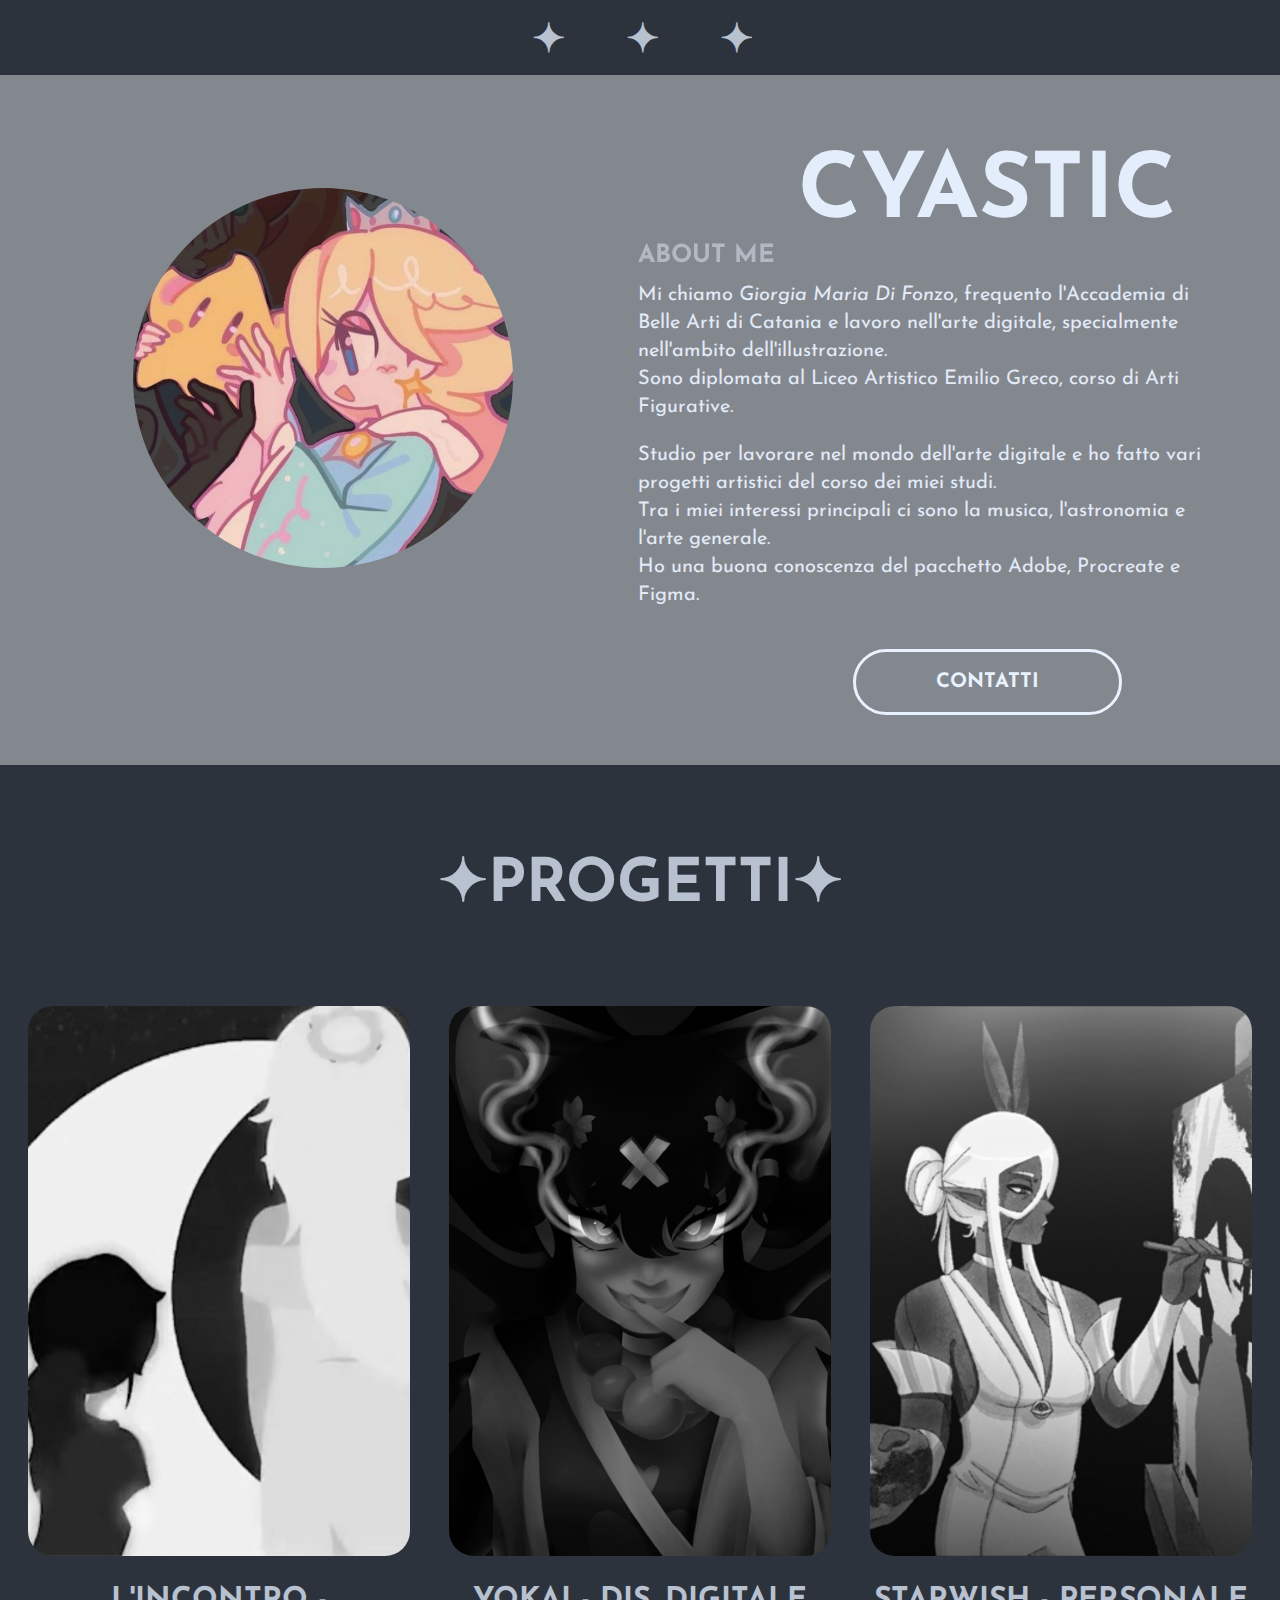
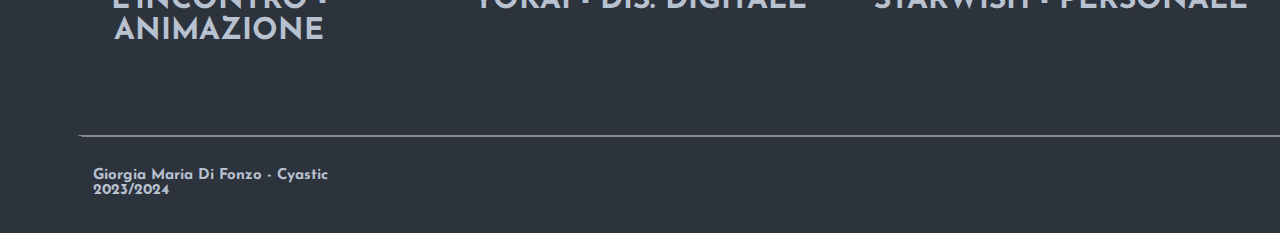
<file: index.html>
<!DOCTYPE html>
<html lang="en">
<head>
    <meta charset="UTF-8">
    <meta name="viewport" content="width=device-width, initial-scale=1.0">
    <link rel="icon" type="image/x-icon" href="">
    <link rel="stylesheet" href="stile.css">
    <link rel="icon" type="image/x-icon" href="ICONE/ICON.ico">
    <link rel="preconnect" href="https://fonts.googleapis.com">
    <link rel="preconnect" href="https://fonts.gstatic.com" crossorigin>
    <link href="https://fonts.googleapis.com/css2?family=Josefin+Sans:ital,wght@0,100..700;1,100..700&display=swap" rel="stylesheet">
    <title>Cyastic's Portfolio</title>
</head>
<body>
    <header id="header-base">
        <p><a href="index.html"><b>✦✦✦</b></a></p>
    </header>
<section class="div">
        <div><img src="ICONE/5428cc9d53015a732a4093c47f48cf15.jpg" alt="my avatar" id="shape"></div>
    <div class="container-text">
        <div><h1 id="h1">CYASTIC</h1></div>
        <div><p id="about"><b>ABOUT ME</b></p></div>
        <div><p class="info">Mi chiamo <i>Giorgia Maria Di Fonzo</i>, frequento l'Accademia di Belle Arti di Catania e lavoro nell'arte digitale, specialmente nell'ambito dell'illustrazione. <br> Sono diplomata al Liceo Artistico Emilio Greco, corso di Arti Figurative. </p></div>
        <div><p class="info">Studio per lavorare nel mondo dell'arte digitale e ho fatto vari progetti artistici del corso dei miei studi. <br> Tra i miei interessi principali ci sono la musica, l'astronomia e l'arte generale. <br> Ho una buona conoscenza del pacchetto Adobe, Procreate e Figma.</p></div>
        <div><a href="contatti.html"><p class="button">CONTATTI</p></a></div>
    </div>
</section>
    <p id="start">✦PROGETTI✦</p>
    <section class="container">
        <div class="item">
          <a href="animazione.html"><img src="ICONE/pro_1.jpg" class="proj"></a>
          <p><b>L'INCONTRO - ANIMAZIONE</b></p>
        </div>
        <div class="item">
          <a href="yokai.html"><img src="ICONE/pro_2.jpg" class="proj"></a>
          <p><b>YOKAI - DIS. DIGITALE</b></p>
        </div>
        <div class="item">
          <a href="starwish.html"><img src="ICONE/pro_3.jpg" class="proj"></a>
          <p><b>STARWISH - PERSONALE</b></p>
        </div>
      </section>
</body>
<footer>
    <img src="ICONE/DIVISORIO.png" id="divide">
    <h6>Giorgia Maria Di Fonzo - Cyastic <br> 2023/2024</h6>
</footer>
</html>
</file>
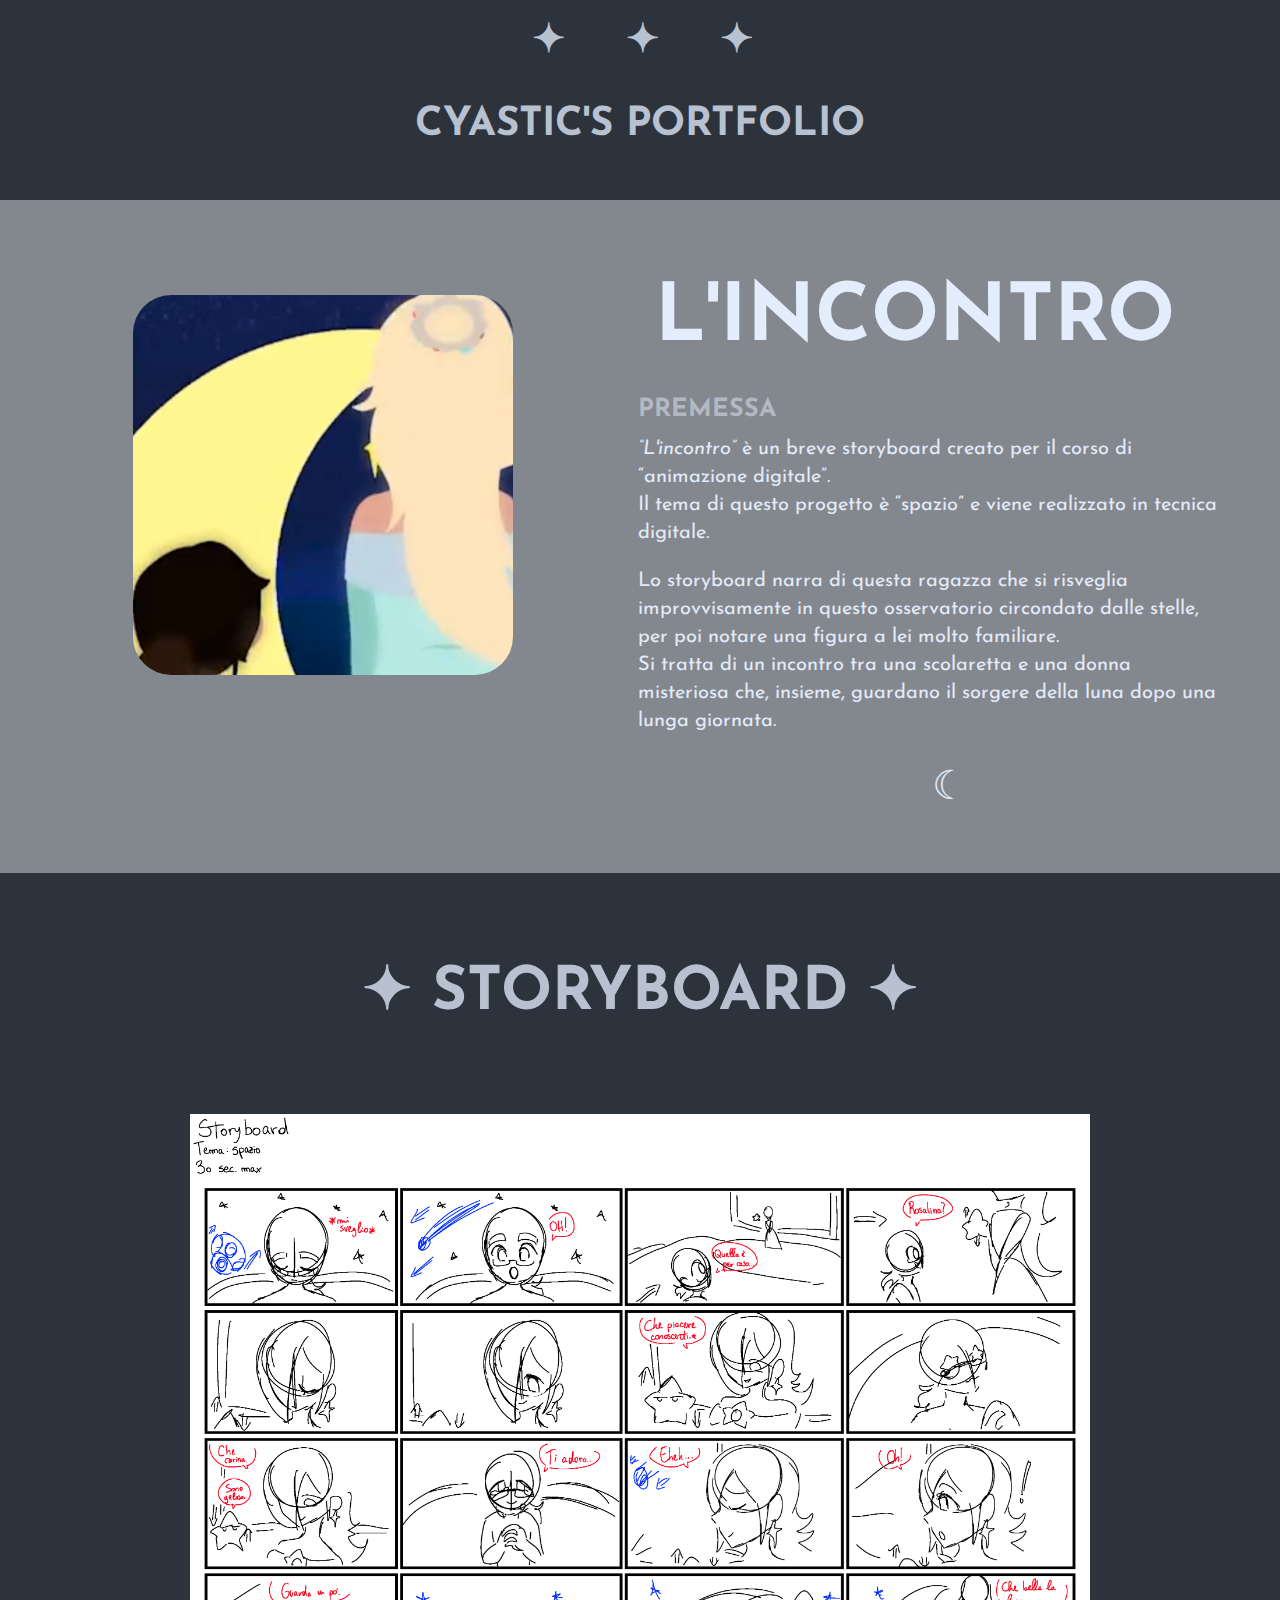
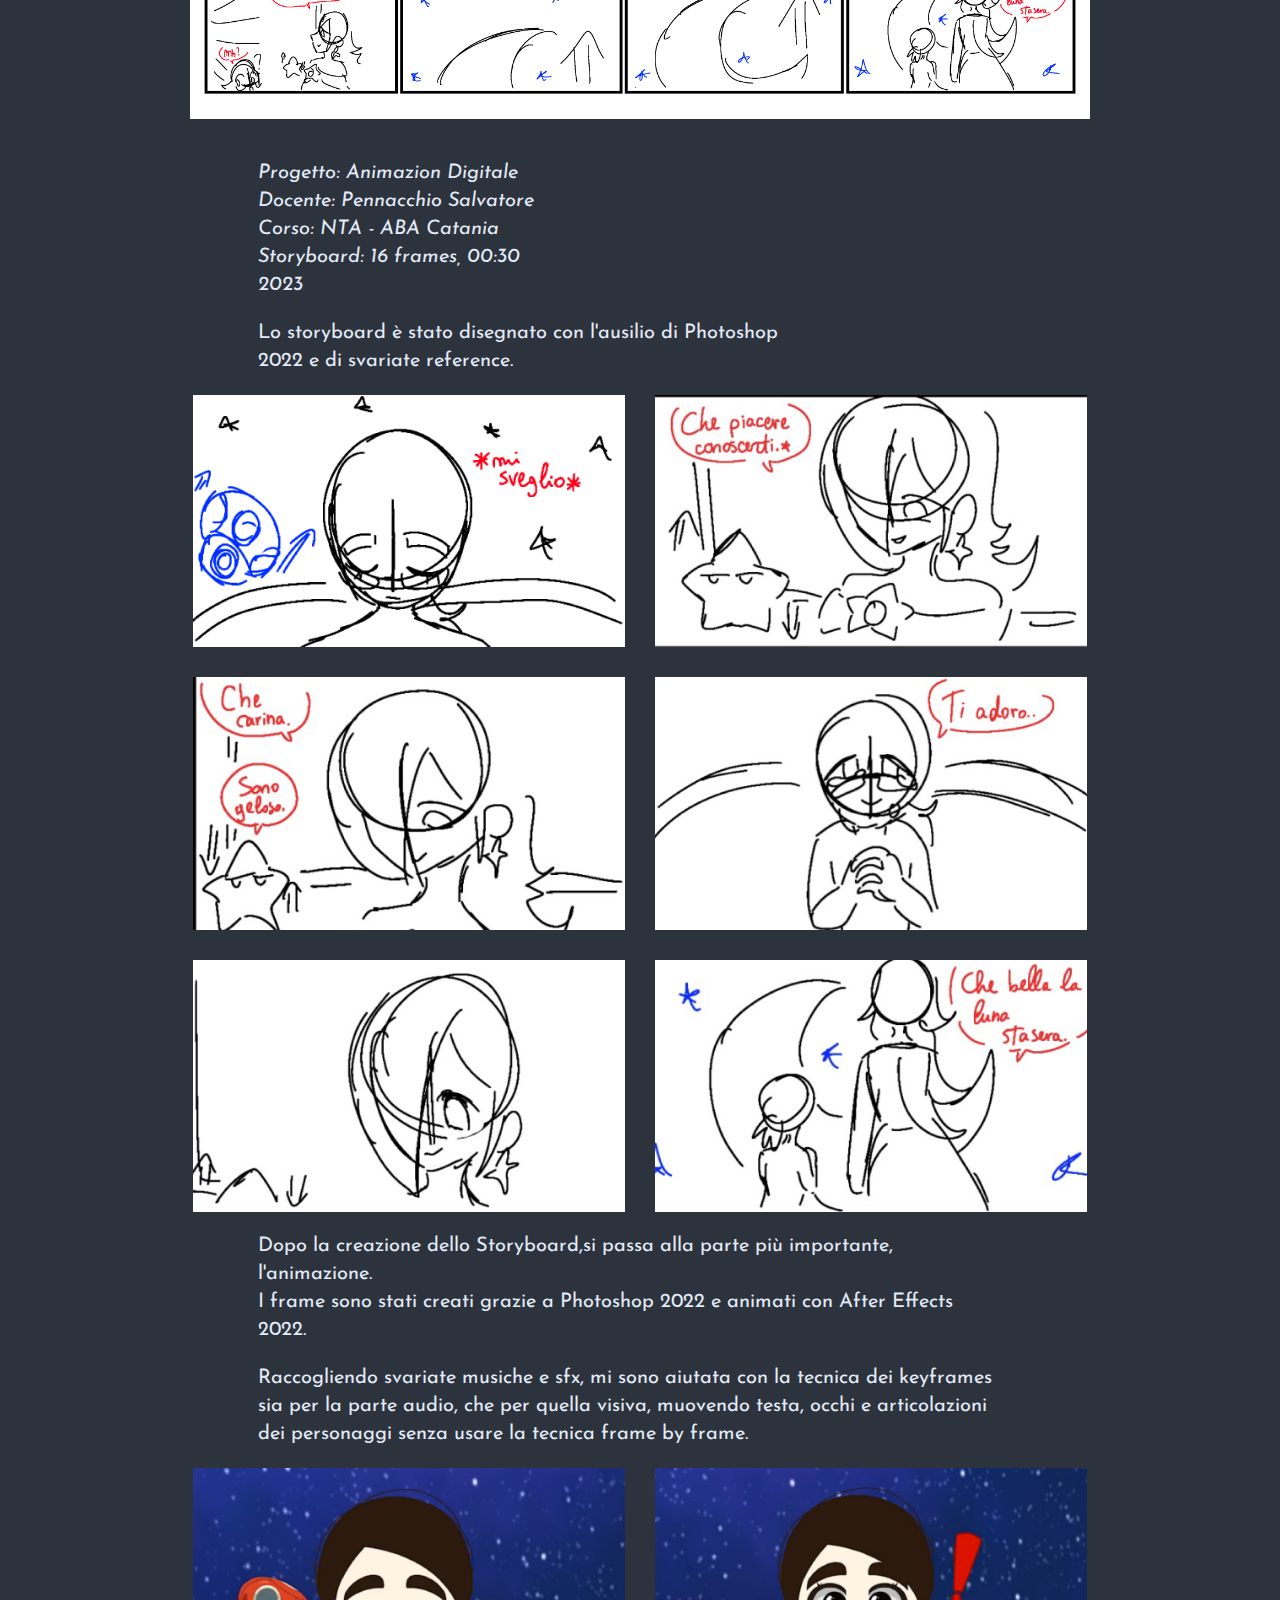
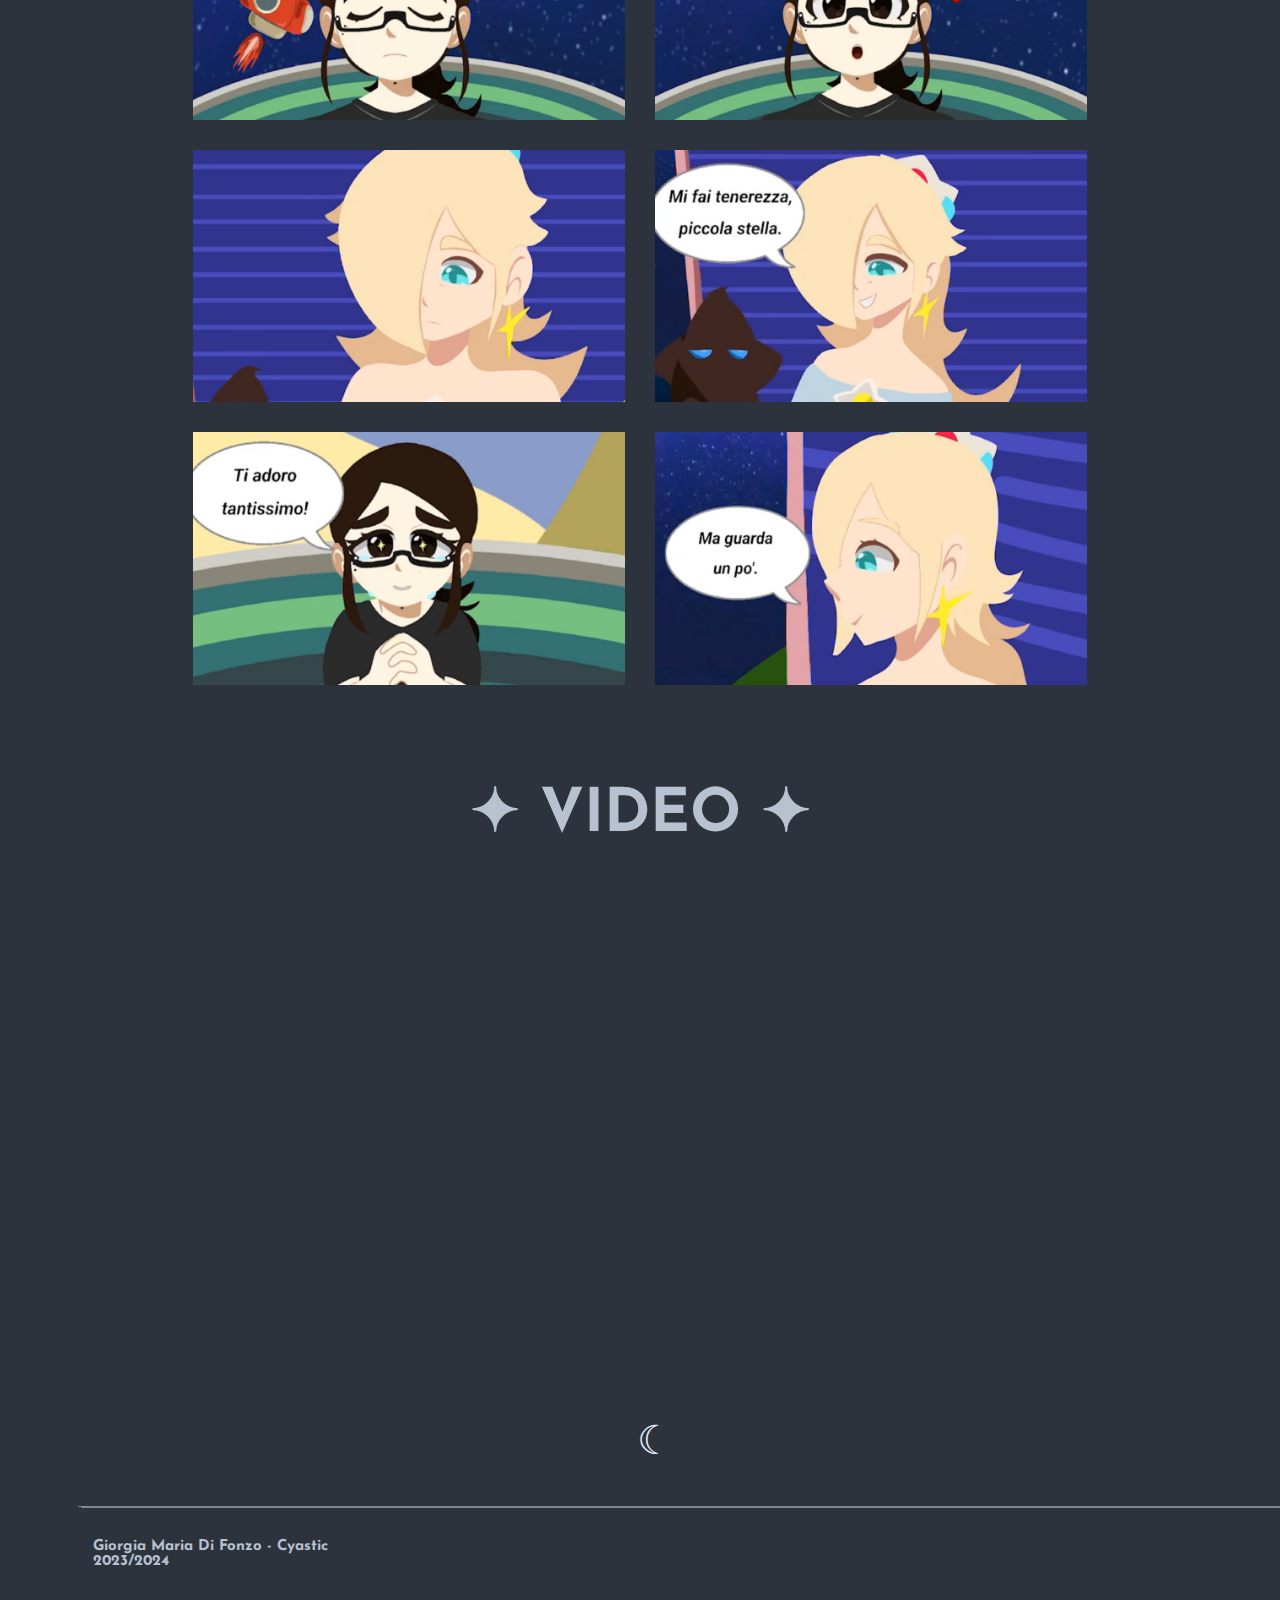
<file: animazione.html>
<!DOCTYPE html>
<html lang="en">
<head>
    <meta charset="UTF-8">
    <meta name="viewport" content="width=device-width, initial-scale=1.0">
    <link rel="icon" type="image/x-icon" href="">
    <link rel="stylesheet" href="stile.css">
    <link rel="icon" type="image/x-icon" href="ICONE/ICON.ico">
    <link rel="preconnect" href="https://fonts.googleapis.com">
    <link rel="preconnect" href="https://fonts.gstatic.com" crossorigin>
    <link href="https://fonts.googleapis.com/css2?family=Josefin+Sans:ital,wght@0,100..700;1,100..700&display=swap" rel="stylesheet">
    <title>Cyastic's Portfolio</title>
</head>
<body>
    <header>
        <p id="header-base"><a href="index.html"><b>✦✦✦</b></a></p>
        <p id="header-project"><a href="index.html"><b>CYASTIC'S PORTFOLIO</b></p></a>
    </header>
    <section class="div2">
        <div><img src="ICONE/pro_1_icon.jpg" id="shape4"></div>
    <div class="container-text">
        <div><h1 id="title1">L'INCONTRO</h1></div>
        <div><p id="about3"><b>PREMESSA</b></p></div>
        <div><p class="info2"><i>“L'incontro”</i> è un breve storyboard creato per il corso di
            “animazione digitale”. <br>
            Il tema di questo progetto è
            “spazio” e viene realizzato in
            tecnica digitale.</p>
            
        <p class="info2">Lo storyboard narra di questa
            ragazza che si risveglia
            improvvisamente in questo osservatorio circondato dalle
            stelle, per poi notare una figura
            a lei molto familiare.<br>
            Si tratta di un incontro tra una
            scolaretta e una donna misteriosa
            che, insieme, guardano il sorgere
            della luna dopo una lunga giornata.
        </p></div>
        <div><p class="info3">☾</p></div>
    </div>
    </section>
    <p id="start">✦ STORYBOARD ✦</p>
    <img src="IMG/Storyboard_1.png" class="imgY">
    <p class="textY"><i>Progetto: Animazion Digitale <br> Docente: Pennacchio Salvatore <br> Corso: NTA - ABA Catania <br> Storyboard: 16 frames, 00:30 <br> 2023</i></p>
    <p class="textY">Lo storyboard è stato disegnato con l'ausilio di Photoshop <br> 2022 e di svariate reference.</p>
    <div class="grid-container2">
        <div class="grid-item2"><img src="IMG/Storyboard.png" alt="Storyboard 1"></div>
        <div class="grid-item2"><img src="IMG/Storyboard_2.png" alt="Storyboard 2"></div>
        <div class="grid-item2"><img src="IMG/Storyboard_3.png" alt="Storyboard 3"></div>
        <div class="grid-item2"><img src="IMG/Storyboard_4.png" alt="Storyboard 4"></div>
        <div class="grid-item2"><img src="IMG/Storyboard_5.png" alt="Storyboard 5"></div>
        <div class="grid-item2"><img src="IMG/Storyboard_6.png" alt="Storyboard 6"></div>
    </div>
    <p class="textY">Dopo la creazione dello Storyboard,si passa alla parte più importante, l'animazione. <br> I frame sono stati creati grazie a Photoshop 2022 e animati con After Effects 2022.</p>
    <p class="textY">Raccogliendo svariate musiche e sfx, mi sono aiutata con la tecnica dei keyframes sia per la parte audio, che per quella visiva, muovendo testa, occhi e articolazioni dei personaggi senza usare la tecnica frame by frame.</p>
    <div class="grid-container2">
        <div class="grid-item2"><img src="IMG/Video.png" alt="Storyboard 1"></div>
        <div class="grid-item2"><img src="IMG/Video_2.png" alt="Storyboard 2"></div>
        <div class="grid-item2"><img src="IMG/Video_3.png" alt="Storyboard 3"></div>
        <div class="grid-item2"><img src="IMG/Video_4.png" alt="Storyboard 4"></div>
        <div class="grid-item2"><img src="IMG/Video_5.png" alt="Storyboard 5"></div>
        <div class="grid-item2"><img src="IMG/Video_7.png" alt="Storyboard 6"></div>
    </div>
    <p id="start">✦ VIDEO ✦</p>
    <div class="video">
    <iframe src="https://www.youtube.com/embed/2gbNwArGAYE?si=AYS3qJXC42yloTj3" 
    title="YouTube video player" frameborder="0" allow="accelerometer; autoplay; clipboard-write; encrypted-media; gyroscope; picture-in-picture; web-share" 
    referrerpolicy="strict-origin-when-cross-origin" allowfullscreen>
    </iframe>
    <a href="animazione.html"><p class="moon">☾</p></a>
    </div>
</body>
<footer>
    <img src="ICONE/DIVISORIO.png" id="divide">
    <h6>Giorgia Maria Di Fonzo - Cyastic <br> 2023/2024</h6>
</footer>
</html>
</file>
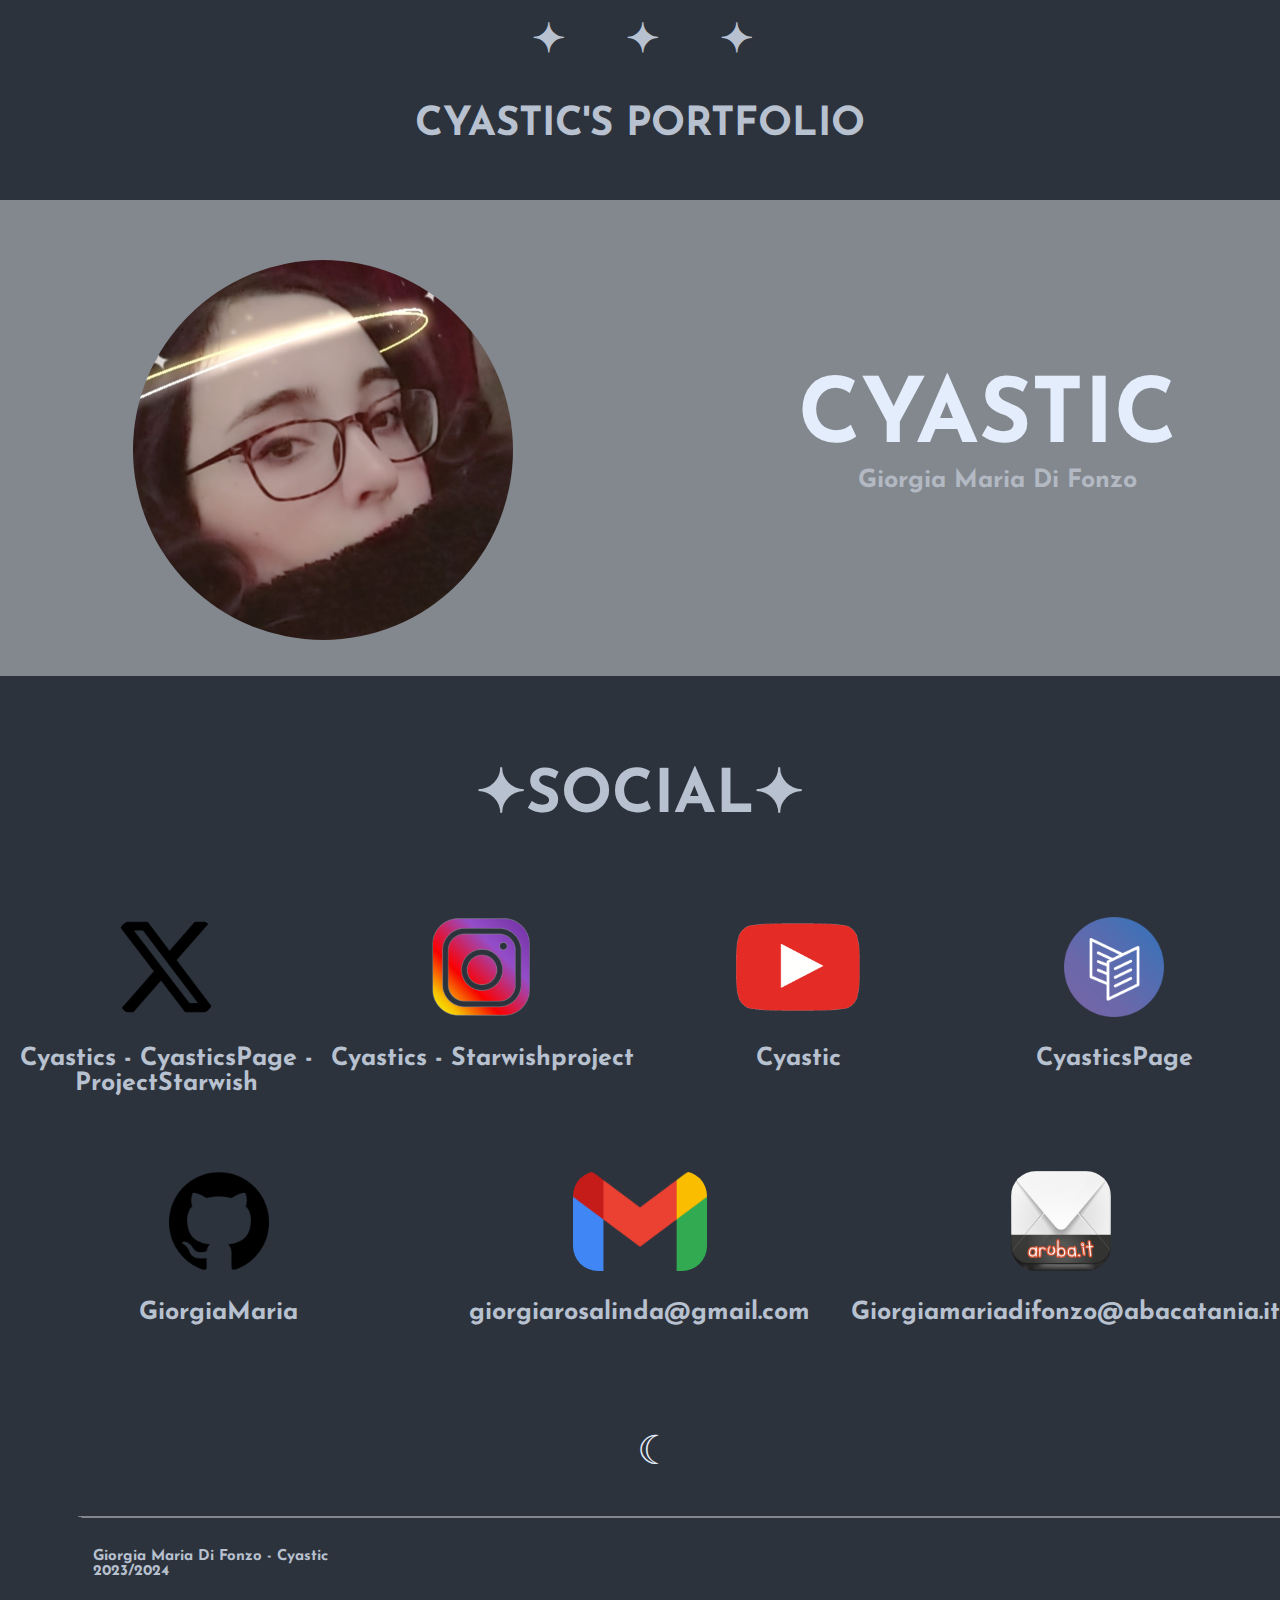
<file: contatti.html>
<!DOCTYPE html>
<html lang="en">
<head>
    <meta charset="UTF-8">
    <meta name="viewport" content="width=device-width, initial-scale=1.0">
    <link rel="icon" type="image/x-icon" href="">
    <link rel="stylesheet" href="stile.css">
    <link rel="icon" type="image/x-icon" href="ICONE/ICON.ico">
    <link rel="preconnect" href="https://fonts.googleapis.com">
    <link rel="preconnect" href="https://fonts.gstatic.com" crossorigin>
    <link href="https://fonts.googleapis.com/css2?family=Josefin+Sans:ital,wght@0,100..700;1,100..700&display=swap" rel="stylesheet">
    <title>Cyastic's Portfolio</title>
</head>
<body>
    <a>
        <p id="header-base"><a href="index.html"><b>✦✦✦</b></a></p>
        <p id="header-project"><a href="index.html"><b>CYASTIC'S PORTFOLIO</b></p></a>
    </header>
<section class="div3">
        <div><img src="ICONE/IMG_20200110_202417.jpg" alt="my avatar" id="shape2"></div>
    <div class="container-text">
        <div><h1 id="name" id="h1">CYASTIC</h1></div>
        <div><p id="about2"><b>Giorgia Maria Di Fonzo</b></p></div>        
    </div>
</section>
    <p id="start">✦SOCIAL✦</p>
    <section class="container2">
        <div class="item2">
          <a href="https://x.com/cyastics"><img src="ICONE/x.png"></a>
          <p><b>Cyastics - CyasticsPage - ProjectStarwish</b></p>
        </div>
        <div class="item2">
          <a href="https://www.instagram.com/cyastic/"><img src="ICONE/Instagram.png"></a>
          <p><b>Cyastics - Starwishproject</b></p>
        </div>
        <div class="item2">
          <a href="https://www.youtube.com/@Cyastic"><img src="ICONE/YT.png"></a>
          <p><b>Cyastic</b></p>
        </div>
        <div class="item2">
            <a href="https://cyastics.carrd.co/"><img src="ICONE/carrd.png"></a>
            <p><b>CyasticsPage</b></p>
          </div>
      </section>
      <section class="container2">
        <div class="item2">
          <a href="https://github.com/GiorgiaMaria?tab=overview&from=2024-03-01&to=2024-03-31"><img src="ICONE/github.png"></a>
          <p><b>GiorgiaMaria</b></p>
        </div>
        <div class="item2">
          <img src="ICONE/Gmail.png">
          <p><b>giorgiarosalinda@gmail.com</b></p>
        </div>
        <div class="item2">
          <img src="ICONE/aruba.png">
          <p><b>Giorgiamariadifonzo@abacatania.it</b></p>
        </div>
          </div>
      </section>
      <a href="contatti.html"><p class="moon">☾</p></a>
</body>
<footer>
    <img src="ICONE/DIVISORIO.png" id="divide">
    <h6>Giorgia Maria Di Fonzo - Cyastic <br> 2023/2024</h6>
</footer>
</html>
</file>
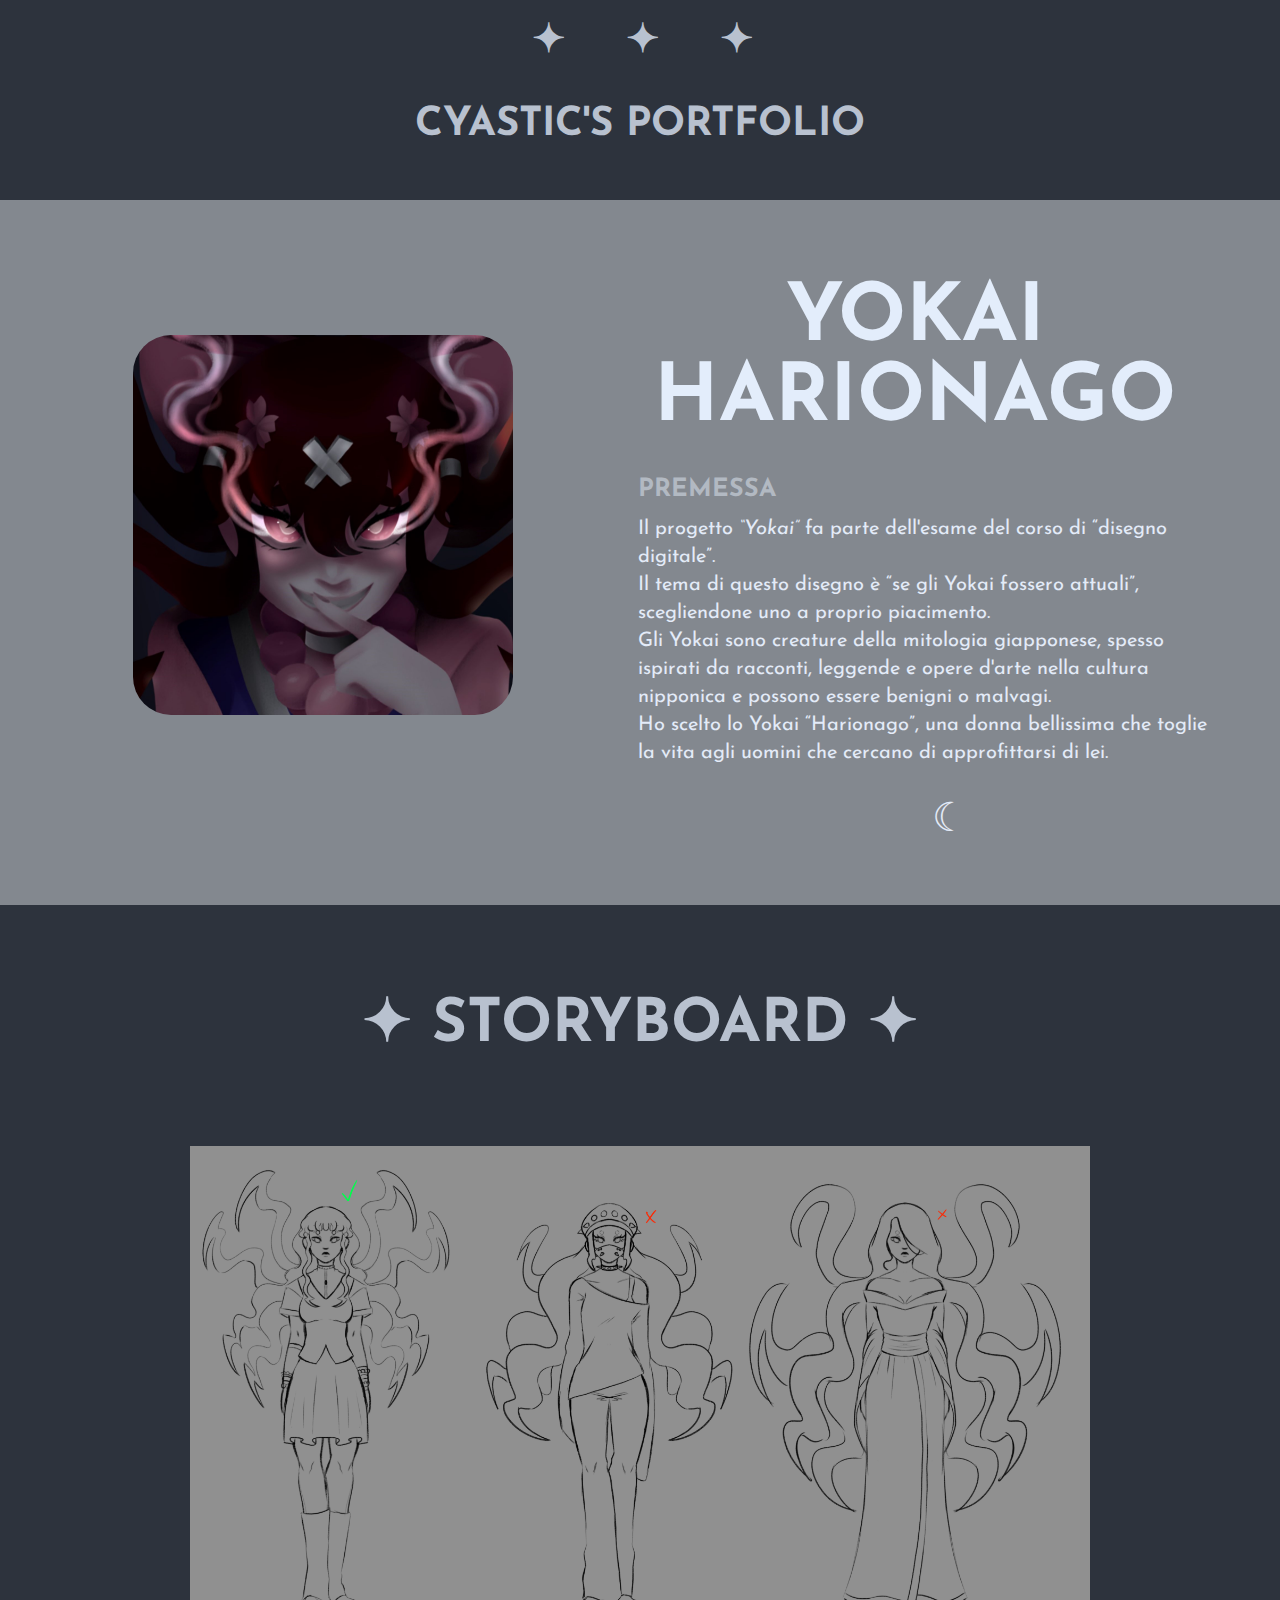
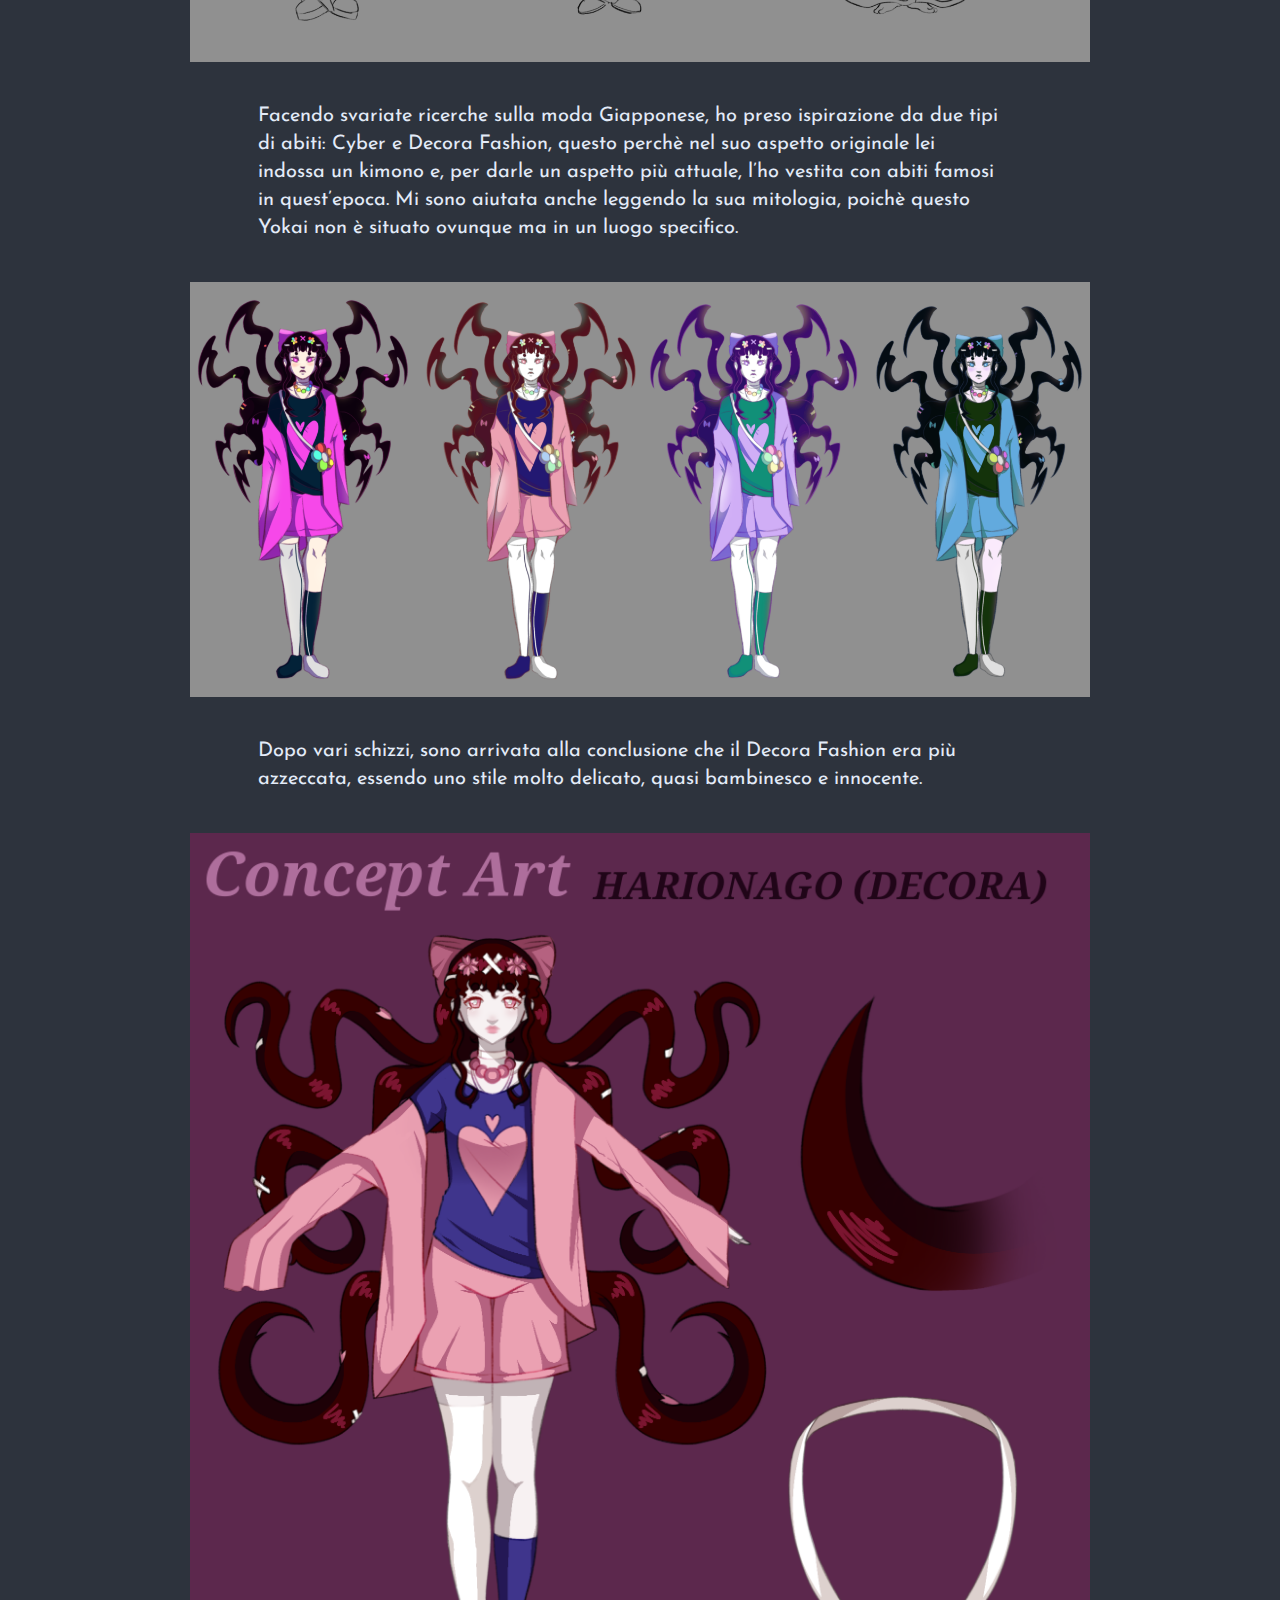
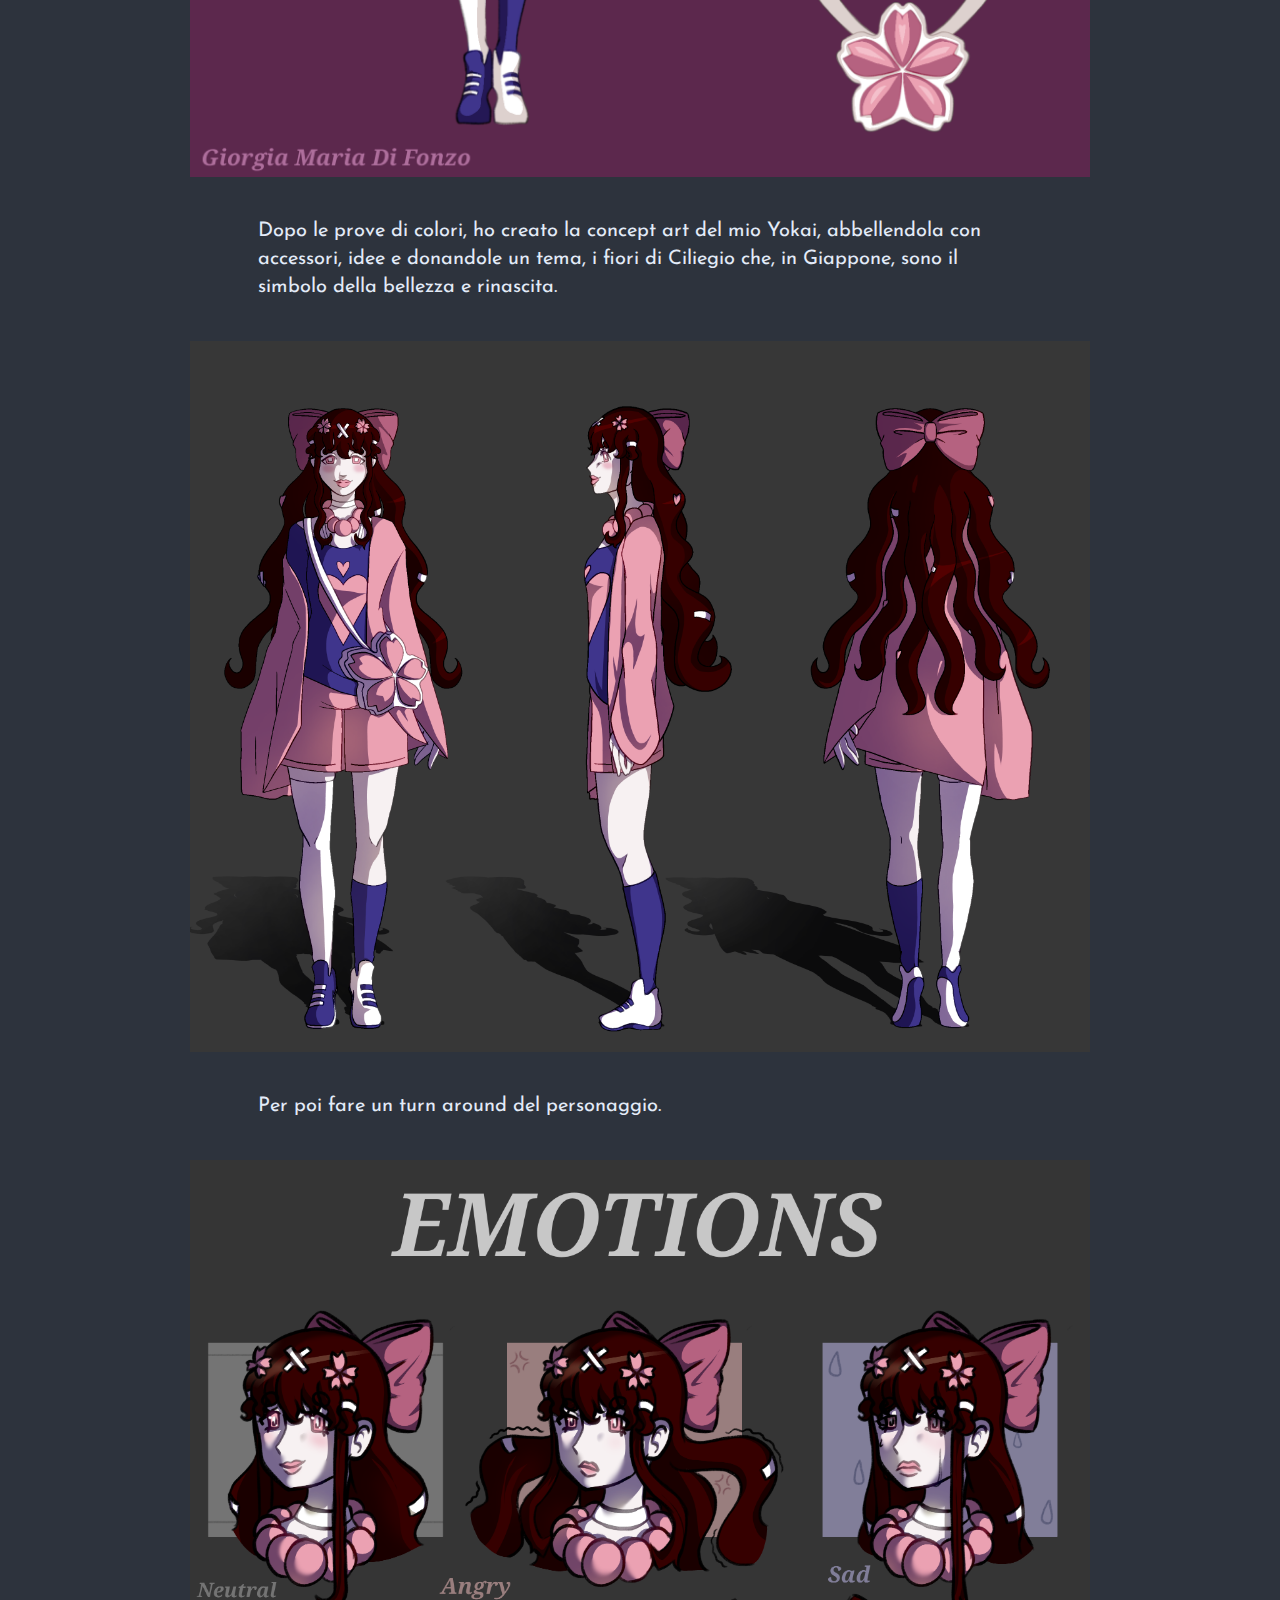
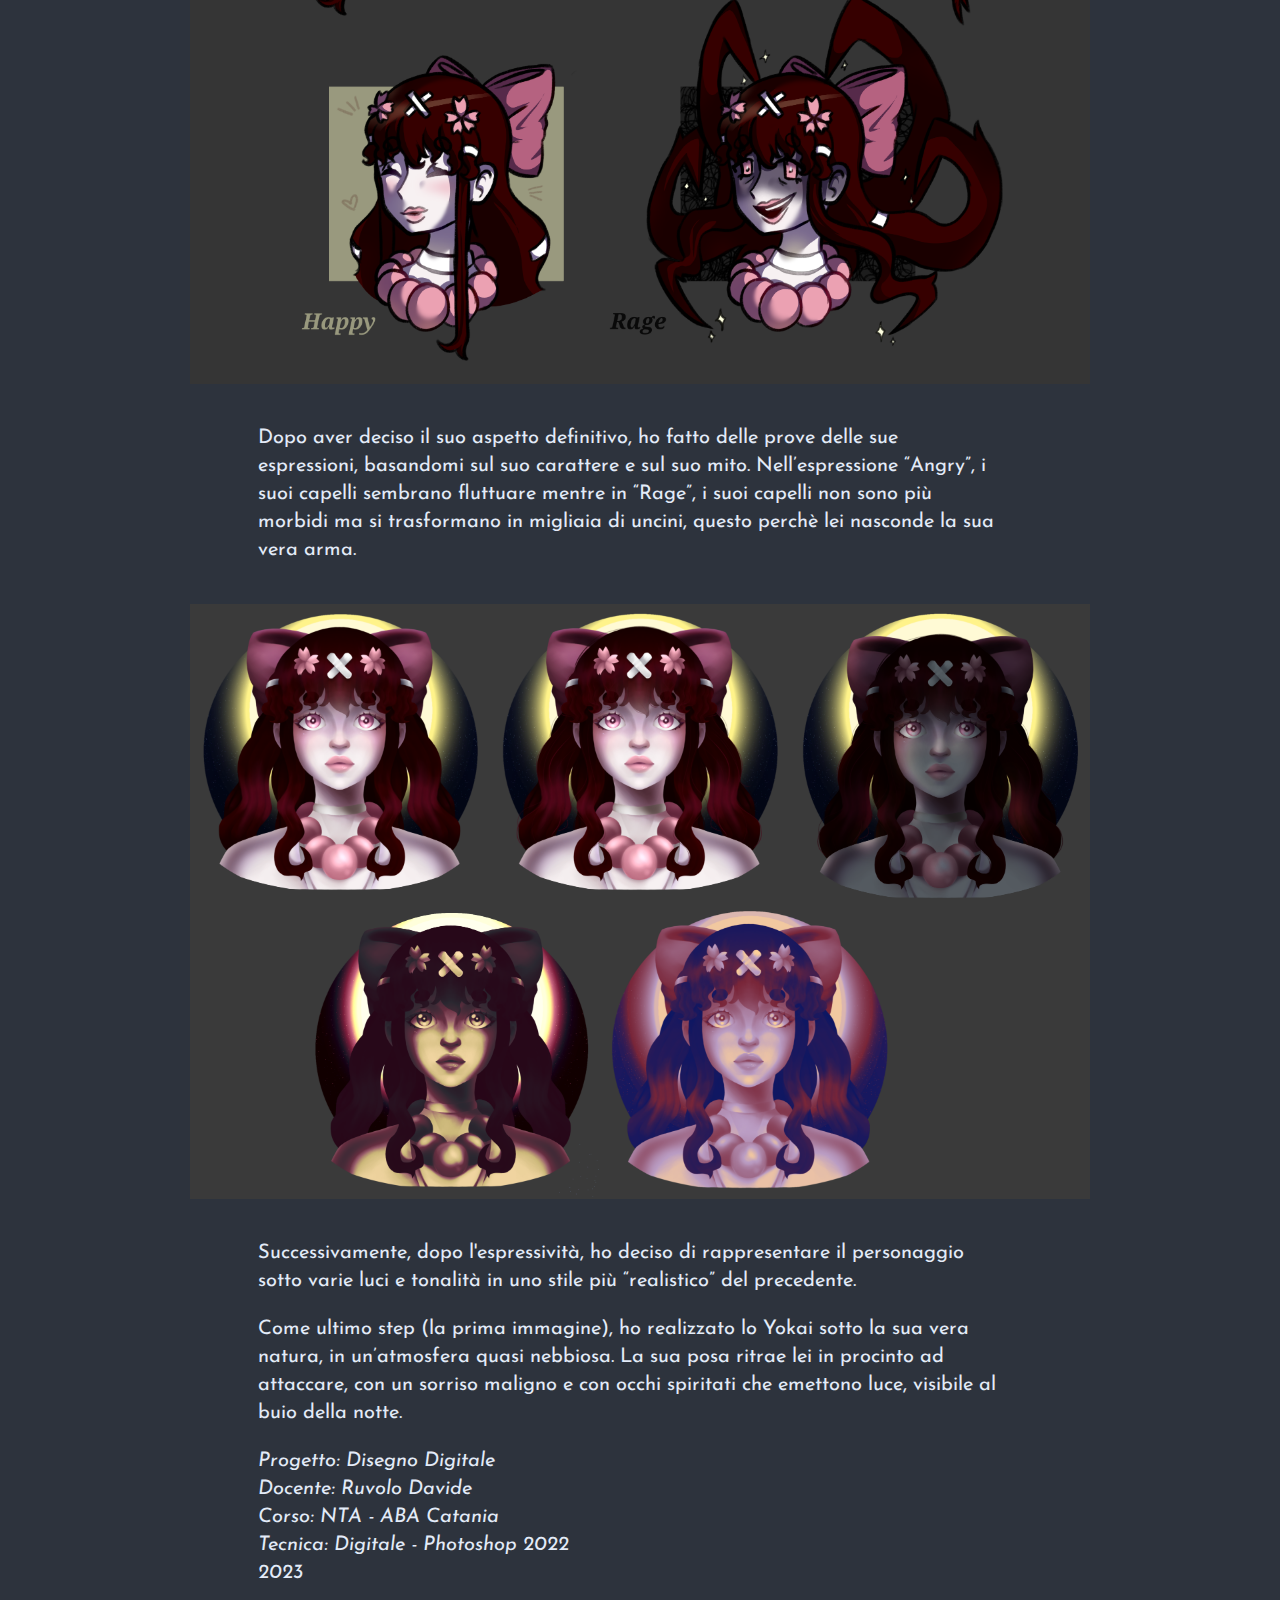
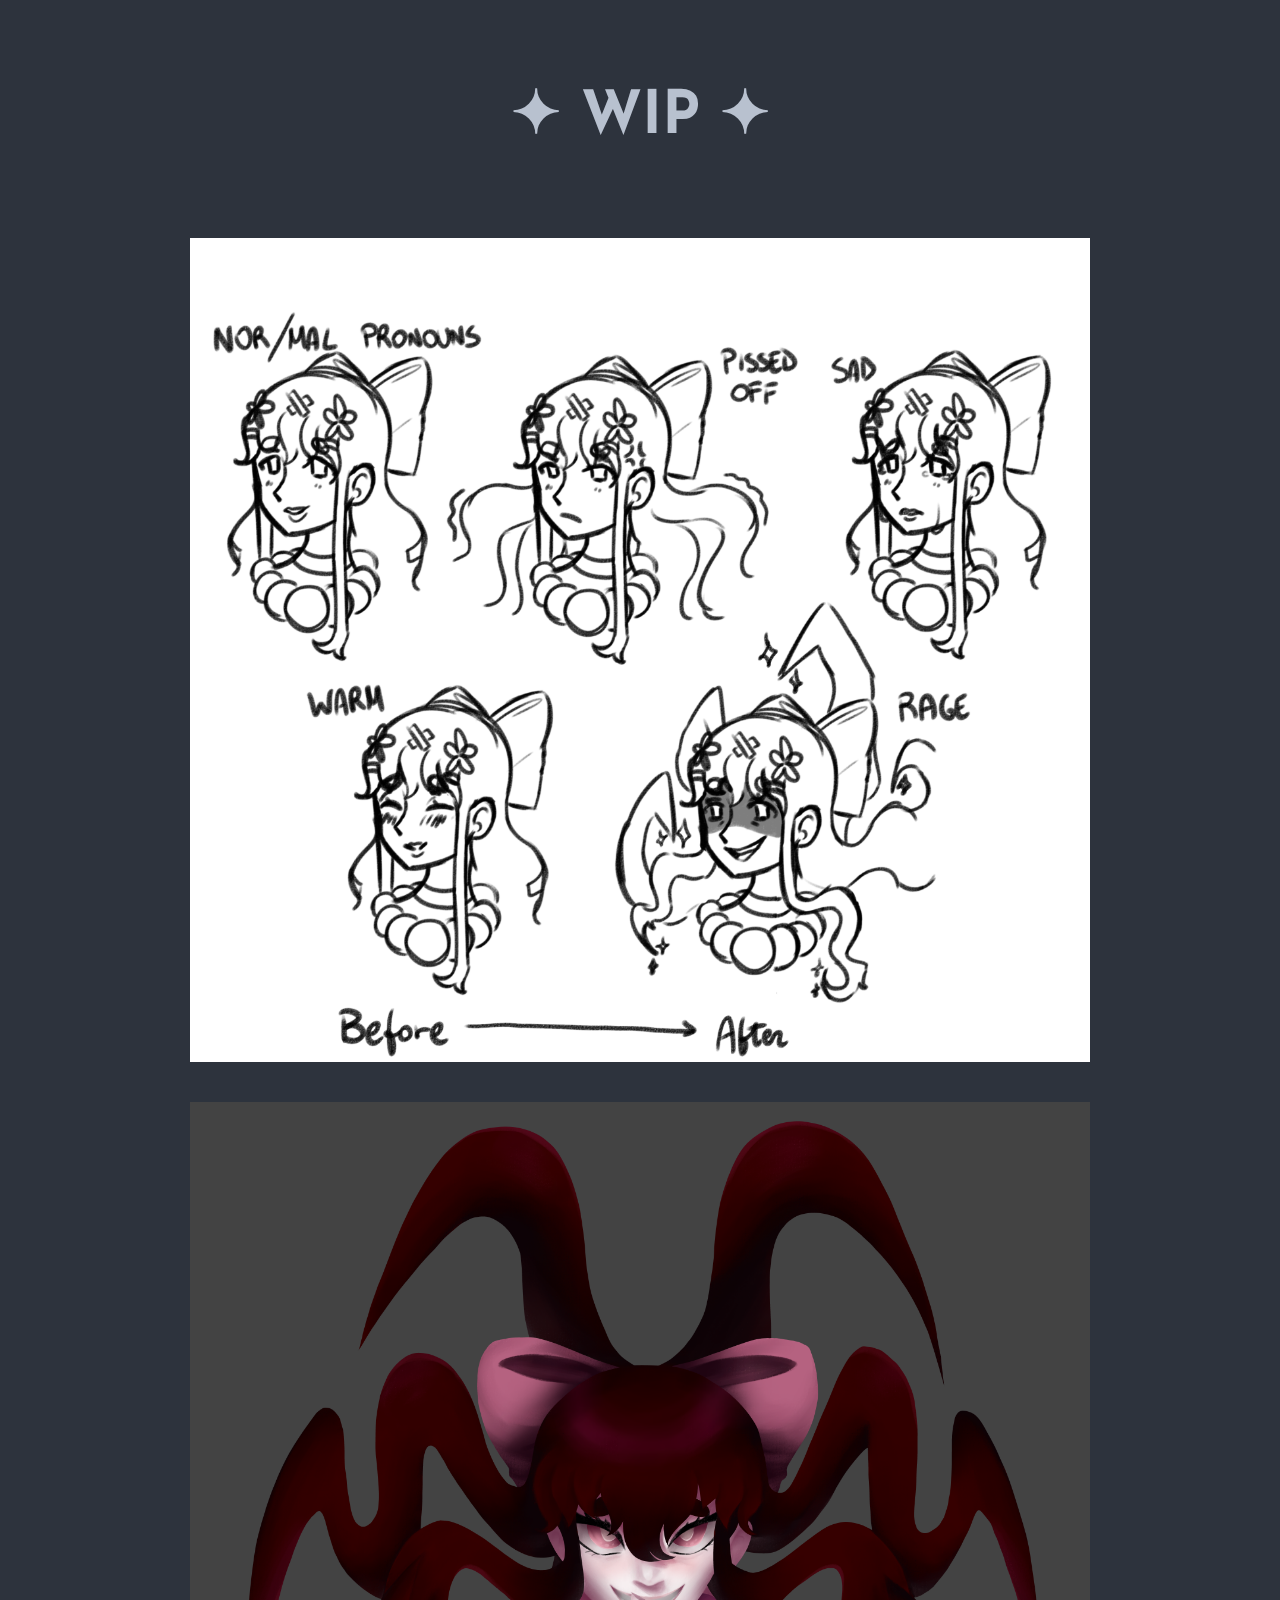
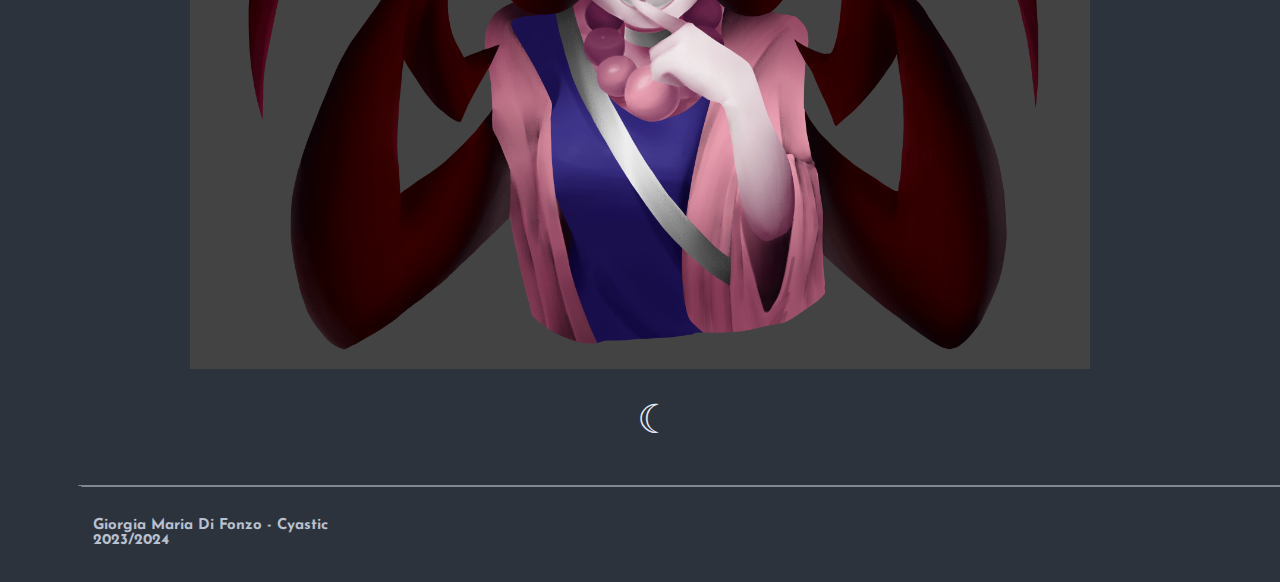
<file: yokai.html>
<!DOCTYPE html>
<html lang="en">
<head>
    <meta charset="UTF-8">
    <meta name="viewport" content="width=device-width, initial-scale=1.0">
    <link rel="icon" type="image/x-icon" href="">
    <link rel="stylesheet" href="stile.css">
    <link rel="icon" type="image/x-icon" href="ICONE/ICON.ico">
    <link rel="preconnect" href="https://fonts.googleapis.com">
    <link rel="preconnect" href="https://fonts.gstatic.com" crossorigin>
    <link href="https://fonts.googleapis.com/css2?family=Josefin+Sans:ital,wght@0,100..700;1,100..700&display=swap" rel="stylesheet">
    <title>Cyastic's Portfolio</title>
</head>
<body>
    <header>
        <p id="header-base"><a href="index.html"><b>✦✦✦</b></a></p>
        <p id="header-project"><a href="index.html"><b>CYASTIC'S PORTFOLIO</b></p></a>
    </header>
    <section class="div2">
        <div><img src="ICONE/pro_2_icon.jpg" id="shape3"></div>
    <div class="container-text">
        <div><h1 id="title2">YOKAI <br> HARIONAGO</h1></div>
        <div><p id="about4"><b>PREMESSA</b></p></div>
        <div><p class="info2">Il progetto <i>“Yokai”</i> fa parte dell'esame del corso di
            “disegno digitale”.<br>
            Il tema di questo disegno è “se gli Yokai fossero attuali”, scegliendone uno a proprio piacimento.<br>
            Gli Yokai sono creature della mitologia giapponese,
            spesso ispirati da racconti, leggende e opere d'arte
            nella cultura nipponica e possono essere benigni o
            malvagi.<br>
            Ho scelto lo Yokai “Harionago”, una donna bellissima che
            toglie la vita agli uomini che cercano di approfittarsi
            di lei.
        </p></div>
        <div><p class="info3">☾</p></div>
    </div>
    </section>
    <p id="start">✦ STORYBOARD ✦</p>
    <img src="IMG 2/ESAME_1_20230530105617.png" class="imgY">
    <p class="textY">Facendo svariate ricerche sulla moda Giapponese, ho preso ispirazione da due tipi di abiti: Cyber e Decora Fashion, questo perchè nel suo aspetto originale lei indossa un kimono e, per darle un aspetto più attuale, l’ho vestita con abiti famosi in quest’epoca. Mi sono aiutata anche leggendo la sua mitologia, poichè questo Yokai non è situato ovunque ma in un luogo specifico.</p>
    <img src="IMG 2/ESAME_1.png" class="imgY">
    <p class="textY">Dopo vari schizzi, sono arrivata alla conclusione che il Decora Fashion era più azzeccata, essendo uno stile molto delicato, quasi bambinesco e innocente. </p>
    <img src="IMG 2/ESAME_2_20230530223424.png" class="imgY">
    <p class="textY">Dopo le prove di colori, ho creato la concept art del mio Yokai, abbellendola con accessori, idee e donandole un tema, i fiori di Ciliegio che, in Giappone, sono il simbolo della bellezza e rinascita.</p>
    <img src="IMG 2/Foto selezionata (2).png" class="imgY">
    <p class="textY">Per poi fare un turn around del personaggio.</p>
    <img src="IMG 2/ESAME_5_20230616144127.png" class="imgY">
    <p class="textY">Dopo aver deciso il suo aspetto definitivo, ho fatto delle prove delle sue espressioni, basandomi sul suo carattere e sul suo mito. Nell’espressione “Angry”, i suoi capelli sembrano fluttuare mentre in “Rage”, i suoi capelli non sono più morbidi ma si trasformano in migliaia di uncini, questo perchè lei nasconde la sua vera arma.</p>
    <img src="IMG 2/Senza titolo 39_20230604002127 (1).png" class="imgY">
    <p class="textY">Successivamente, dopo l'espressività, ho deciso di rappresentare il personaggio sotto varie luci e tonalità in uno stile più “realistico” del precedente.</p>
    <p class="textY">Come ultimo step (la prima immagine), ho realizzato lo Yokai sotto la sua vera natura, in un’atmosfera quasi nebbiosa. La sua posa ritrae lei in procinto ad attaccare, con un sorriso maligno e con occhi spiritati che emettono luce, visibile al buio della notte.</p>
    <p class="textY"><i>Progetto: Disegno Digitale <br> Docente: Ruvolo Davide <br> Corso: NTA - ABA Catania <br> Tecnica: Digitale - Photoshop 2022 <br> 2023</i></p>
    <p id="start">✦ WIP ✦</p>
    <img src="IMG 2/Foto selezionata (1).png" class="imgY">
    <img src="IMG 2/Foto selezionata.png" class="imgY">
    <a href="yokai.html"><p class="moon">☾</p></a>
    <footer>
        <img src="ICONE/DIVISORIO.png" id="divide">
        <h6>Giorgia Maria Di Fonzo - Cyastic <br> 2023/2024</h6>
    </footer>
    </html>
</file>
<file: stile.css>
body {
    font-family: "Josefin Sans", sans-serif;
    font-optical-sizing: auto;
    font-style: normal;
    font-weight: 400;
    background-color: #2D333D;
}

h6 {
    font-size: 15px;
    margin-left: 85px;
    margin-top: 25px;
}

footer {
    color: #B8C1CF;
}

a {
    text-decoration: none;
    color: #B8C1CF;
}

a:hover {
    color: #B8C1CF;
}

/*ID*/

#white {
    color: #EAECDF;
}

#blue {
    color: #3E8BB6;
}

#yellow {
    color: #C0A659;
}

#red {
    color: #DB4D3D;
}

#black {
    color: #676D75;
}

#lilac {
    color: #9E86B5;
}

#h1 {
    font-size: 80px;
    margin-left: 190px;
    font-size: 90px;
    line-height: 0px;
    color: #E3EDFB;
}

#start {
    color: #B8C1CF;
    font-size: 60px;
    font-weight: bold;
    text-align: center;
    padding-top: 30px;
    padding-bottom: 30px;
}

#title1 {
    color: #E3EDFB;
    font-size: 80px;
    font-weight: bold;
    text-align: center;
    margin-top: 20px;
    margin-bottom: 50px;
}

#title2 {
    color: #E3EDFB;
    font-size: 80px;
    font-weight: bold;
    text-align: center;
    margin-top: 20px;
    margin-bottom: 50px;
}

#title3 {
    color: #E3EDFB;
    font-size: 80px;
    font-weight: bold;
    text-align: center;
    margin-top: 20px;
    margin-bottom: 50px;
}

#shape {
    border-radius: 100%;
    width: 380px;
    float: left;
    margin-left: 75px;
    margin-top: 53px;
}

#shape2 {
    border-radius: 100%;
    width: 380px;
    float: left;
    margin-left: 75px;
    margin-top: 0px;
}

#shape3 {
    border-radius: 10%;
    width: 380px;
    float: left;
    margin-left: 75px;
    margin-top: 75px;
}

#shape4 {
    border-radius: 10%;
    width: 380px;
    float: left;
    margin-left: 75px;
    margin-top: 35px;
}

#shape5 {
    border-radius: 10%;
    width: 380px;
    float: left;
    margin-left: 75px;
    margin-top: 20px;
}

#about {
    color: #C6CDD8;
    opacity: 71%;
    font-size: 25px;
    margin-left: 30px;
    line-height: 0px;
}

#about3 {
    color: #C6CDD8;
    opacity: 71%;
    font-size: 25px;
    margin-left: 30px;
    line-height: 0px;
}

#about4 {
    color: #C6CDD8;
    opacity: 71%;
    font-size: 25px;
    margin-left: 30px;
    line-height: 0px;
}

#about5 {
    color: #C6CDD8;
    opacity: 71%;
    font-size: 25px;
    margin-left: 30px;
    line-height: 0px;
}

#about2 {
    color: #C6CDD8;
    opacity: 71%;
    font-size: 25px;
    margin-left: 250px;
    line-height: 0px;
    padding-bottom: 140px;
}

#name {
    font-size: 80px;
    margin-left: 190px;
    padding-top: 100px;
    font-size: 90px;
    line-height: 0px;
    color: #E3EDFB;
}

#header-base {
    background-color: #2D333D;
    height: 5vh;
    text-align:center;
    padding-left: 65px;
    font-size: 40px;
    letter-spacing: 60px;
    color: #B8C1CF;
    line-height: 4px;
}

#header-project {
    background-color: #2D333D;
    height: 5vh;
    text-align: center;
    font-size: 40px;
    color: #B8C1CF;
    line-height: 0px;
}

#divide {
    height: 6px;
    width: 1300px;
    margin-left: 55px;
}

#divide2 {
    height: 6px;
    width: 1300px;
    margin-left: 55px;
    margin-top: 35px;
}

/*CLASS*/

.info {
    color: #E3EBF8;
    line-height: 28px;
    font-size: 20px;
    margin-left: 30px;
}

.info2 {
    color: #E3EBF8;
    line-height: 28px;
    font-size: 20px;
    margin-left: 30px;
}
.info3 {
    color: #E3EBF8;
    line-height: 28px;
    font-size: 40px;
    margin-left: 70px;
    text-align: center;
}

.infoc {
    color: #E3EBF8;
    line-height: 28px;
    font-size: 20px;
    text-align: center;
}

.div {
    background-color: #83888F;
    margin: auto;
    outline: 10px solid #83888F;
    padding: 50px 50px 20px 50px;
}

.div2 {
    background-color: #83888F;
    margin: auto;
    outline: 10px solid #83888F;
    padding: 50px 50px 20px 50px;
}

.div3 {
    background-color: #83888F;
    margin: auto;
    outline: 10px solid #83888F;
    padding: 50px 50px 20px 50px;
}

.proj {
    filter: grayscale(100%);
    -webkit-filter: grayscale (100%);
    border-radius: 25px;
}

.proj:hover {
    filter: grayscale(0%);
    -webkit-filter: grayscale (0%);
}

.container-text {
    margin-left: 550px;
}

.container {
    display: grid;
    grid-template-columns: repeat(auto-fit, minmax(200px, 1fr));
  }
  
.item {
    text-align: center;
  }
  
.item img {
    width: fixed;
    height: 550px;
  }
  
.item p {
    margin-top: 25px;
    font-size: 30px;
    color: #B8C1CF;
    padding-bottom: 50px;
  }

.container2 {
    display: grid;
    grid-template-columns: repeat(auto-fit, minmax(200px, 1fr));
  }
  
.item2 {
    text-align: center;
  }
  
.item2 img {
    width: fixed;
    height: 100px;
    border-radius: 25px;
  }
  
.item2 p {
    margin-top: 25px;
    font-size: 25px;
    color: #B8C1CF;
    padding-bottom: 50px;
  }

.imgY {
    width: 100%; 
    max-width: 900px; 
    height: auto;
    margin-left: auto;
    margin-right: auto;
    display: block;
    margin-top: 40px;
    margin-bottom: 40px;
}

.textY {
    color: #E3EBF8;
    line-height: 28px;
    font-size: 20px;
    margin-left: 250px;
    margin-right: 270px;
}

.button {
    background-color: #83888F;
    color: #EAF2FF;
    border: solid;
    border-radius: 100px;
    stroke: #EAF2FF 0.1px;
    padding: 20px 80px;
    text-align: center;
    text-decoration: none;
    display: inline-block;
    font-size: 20px;
    font-weight: bold;
    margin-left: 245px;
}

.button {
    background-color: #83888F;
    color: #EAF2FF;
    border: solid;
    border-radius: 100px;
    stroke: #EAF2FF 0.1px;
    padding: 20px 80px;
    text-align: center;
    text-decoration: none;
    display: inline-block;
    font-size: 20px;
    font-weight: bold;
    margin-left: 245px;
}

.button2 {
    background-color: #2D333D;
    color: #EAF2FF;
    border: solid;
    border-radius: 100px;
    stroke: #EAF2FF 0.1px;
    padding: 20px 80px;
    text-align: center;
    text-decoration: none;
    display: inline-block;
    font-size: 20px;
    font-weight: bold;
    margin-left: 600px;
}

.moon {
    color: #E3EBF8;
    line-height: 28px;
    font-size: 40px;
    margin-left: 30px;
    text-align: center;
}

.grid-container2 {
    display: grid;
    grid-template-columns: repeat(2, minmax(0, 1fr)); 
    column-gap: 30px; 
    row-gap: 30px; 
    justify-items: start; 
    width: max-content; 
    margin: 0 auto; 
    padding: 0;
}

.grid-item2 img {
    width: 432px; 
    height: auto; 
    display: block; 
    margin: 0;
}

.video {
    text-align: center;
}

.video iframe {
    width: 80%;
    max-width: 900px; 
    height: 450px; 
}

.text {
    color: #E3EBF8;
}

.grid-container3 {
    display: grid;
    grid-template-columns: repeat(2, minmax(0, 1fr)); 
    column-gap: 0px; 
    row-gap: 30px; 
    justify-items: start; 
    width: 70%; 
    margin: 0 auto; 
}

.grid-item3 {
    display: flex; 
    align-items: flex-start; 
}

.grid-item3 img {
    width: 432px; 
    height: auto; 
    display: block; 
}

.grid-item3 p {
    color: #E3EBF8;
    line-height: 28px;
    font-size: 20px;
    margin: 0; 
}

/*!DIMENSIONE TELEFONO!*/
/*!DIMENSIONE TELEFONO!*/
/*!DIMENSIONE TELEFONO!*/
/*!DIMENSIONE TELEFONO!*/
/*!DIMENSIONE TELEFONO!*/

@media (width < 376px) {
    body {
        font-family: "Josefin Sans", sans-serif;
        font-optical-sizing: auto;
        font-style: normal;
        font-weight: 400;
        background-color: #2D333D;
    }
    
    h6 {
        font-size: 12px;
        margin-left: 15px;
        margin-top: 10px;
    }
    
    footer {
        color: #B8C1CF;
    }
    
    a {
        text-decoration: none;
        color: #B8C1CF;
    }
    
    a:hover {
        color: #B8C1CF;
    }
    
    /*ID*/
    
    #white {
        color: #EAECDF;
    }
    
    #blue {
        color: #3E8BB6;
    }
    
    #yellow {
        color: #C0A659;
    }
    
    #red {
        color: #DB4D3D;
    }
    
    #black {
        color: #676D75;
    }
    
    #lilac {
        color: #9E86B5;
    }
    
    #h1 {
        font-size: 35px;
        line-height: 0px;
        color: #E3EDFB;
        margin-right: 0px;
        margin-left: 55px;
        margin-top: 240px;
        margin-bottom: 45px;
    }
    
    #start {
        color: #B8C1CF;
        font-size: 30px;
        font-weight: bold;
        text-align: center;
        padding-top: 10px;
        padding-bottom: 10px;
    }
    
    #title1 {
        font-size: 40px;
        line-height: 0px;
        color: #E3EDFB;
        margin-right: 0px;
        margin-left: 0px;
        position: relative;
        bottom: 240px;
        height: 0px;
    }

    #title2 {
        font-size: 40px;
        line-height: 40px;
        color: #E3EDFB;
        margin-right: 0px;
        margin-left: 0px;
        position: relative;
        bottom: 290px;
        height: 0px;
    }

    #title3 {
        font-size: 40px;
        line-height: 40px;
        color: #E3EDFB;
        margin-right: 0px;
        margin-left: 0px;
        position: relative;
        bottom: 290px;
        height: 0px;
    }
    
    #shape {
        border-radius: 100%;
        width: 200px;
        float: left;
        margin-left: 27px;
        margin-top: 0px;
    }
    
    #shape2 {
        border-radius: 100%;
        width: 120px;
        float: left;
        margin-left: -25px;
        margin-top: 0px;
    }
    
    #shape3 {
        border-radius: 10%;
        width: 320px;
        height: 200px;
        float: left;
        margin-left: -30px;
        margin-top: 50px;
        object-fit: cover;
        object-position: 50% 50%;
    }
    
    #shape4 {
        border-radius: 7%;
        width: 320px;
        height: 200px;
        float: left;
        margin-left: -30px;
        margin-top: 25px;
        object-fit: cover;
        object-position: 50% 50%;
    }
    
    #shape5 {
        border-radius: 7%;
        width: 320px;
        height: 200px;
        float: left;
        margin-left: -30px;
        margin-top: 50px;
        object-fit: cover;
        object-position: 50% 50%;
    }
    
    #about {
        color: #C6CDD8;
        opacity: 71%;
        font-size: 18px;
        margin-left: -30px;
        margin-right: 40px;
    }
        
    #about2 {
        color: #C6CDD8;
        opacity: 71%;
        font-size: 14px;
        margin-left: 0px;
        margin-top: -15px;
        text-align: center;
        padding-left: 100px;
        padding-bottom: 55px;
    }

    #about3 {
        color: #C6CDD8;
        opacity: 71%;
        font-size: 18px;
        margin-left: -30px;
        margin-right: 40px;
        padding-top: 190px;
    }

    #about4 {
        color: #C6CDD8;
        opacity: 71%;
        font-size: 18px;
        margin-left: -30px;
        margin-right: 40px;
        padding-top: 210px;
    }

    #about5 {
        color: #C6CDD8;
        opacity: 71%;
        font-size: 18px;
        margin-left: -30px;
        margin-right: 40px;
        padding-top: 210px;
    }
    
    #name {
        font-size: 35px;
        line-height: 0px;
        color: #E3EDFB;
        margin-right: 0px;
        margin-left: 100px;
        margin-top: -50px;
        margin-bottom: 45px;
        text-align: center;
    }
    
    #header-base {
        background-color: #2D333D;
        height: 50px;
        text-align:center;
        padding-left: 70px;
        font-size: 40px;
        letter-spacing: 60px;
        color: #B8C1CF;
        line-height: 4px;
    }
    
    #header-project {
        background-color: #2D333D;
        height: 0px;
        text-align: center;
        font-size: 25px;
        color: #B8C1CF;
        line-height: 0px;
        position: relative;
        bottom: 25px
    }
    
    #divide {
        height: 6px;
        width: 335px;
        margin-left: 10px;
    }
    
    #divide2 {
        height: 6px;
        width: 335px;
        margin-left: 10px;
    }
    
    /*CLASS*/
    
    .info {
        color: #E3EBF8;
        line-height: 20px;
        font-size: 15px;
        margin-left: -30px;
        margin-right: 20px;
    }
    
    .info2 {
        color: #E3EBF8;
        line-height: 20px;
        font-size: 15px;
        margin-left: -30px;
        margin-right: -20px;
    }
    .info3 {
        color: #E3EBF8;
        line-height: 0px;
        font-size: 35px;
        margin-left: 0px;
        text-align: center;
    }
    
    .infoc {
        color: #E3EBF8;
        line-height: 25px;
        font-size: 20px;
        text-align: center;
    }

    .div {
        background-color: #83888F;
        margin: auto;
        outline: 10px solid #83888F;
        padding: 10px 0px 30px 50px;
    }    
    
    .div2 {
        background-color: #83888F;
        margin: auto;
        outline: 10px solid #83888F;
        padding: 50px 50px 20px 50px;
    }
    
    .div3 {
        background-color: #83888F;
        margin: auto;
        outline: 10px solid #83888F;
        padding: 10px 0px 0px 50px;
    } 

    .proj {
        filter: grayscale(100%);
        -webkit-filter: grayscale (100%);
        border-radius: 25px;
    }
    
    .proj:hover {
        filter: grayscale(0%);
        -webkit-filter: grayscale (0%);
    }

    .container-text {
        margin-left: 0px;
    } 

    .container {
        display: grid;
        grid-template-columns: repeat(auto-fit, minmax(200px, 1fr));
      }
      
    .item {
        text-align: center;
        margin-left: 10px;
      }
      
    .item img {
        width: 300px;
        height: 160px;
        object-fit: cover;
        object-position: 25% 25%;
        margin-left: -10px;
      }
      
    .item p {
        margin-top: 25px;
        font-size: 20px;
        color: #B8C1CF;
        padding-bottom: 50px;
      }
    
    .container2 {
        display: grid;
        grid-template-columns: repeat(auto-fit, minmax(200px, 1fr));
      }
      
    .item2 {
        text-align: center;
      }
      
    .item2 img {
        width: fixed;
        height: 90px;
        border-radius: 0px;
      }
      
    .item2 p {
        margin-top: 25px;
        margin-left: 20px;
        margin-right: 20px;
        font-size: 18px;
        color: #B8C1CF;
        padding-bottom: 80px;
      }
    
    .imgY {
        width: 100%; 
        max-width: 330px; 
        height: auto;
        margin-left: auto;
        margin-right: auto;
        display: block;
        margin-top: 20px;
        margin-bottom: 20px;
    }
    
    .textY {
        color: #E3EBF8;
        line-height: 20px;
        font-size: 15px;
        margin-left: 15px;
        margin-right: 15px;
    }
    
    .button {
        background-color: #83888F;
        color: #EAF2FF;
        border: solid;
        border-radius: 100px;
        stroke: #EAF2FF 0.1px;
        padding: 15px 50px;
        text-align: center;
        text-decoration: none;
        display: inline-block;
        font-size: 15px;
        font-weight: bold;
        margin-left: 35px;
    }
    
    .button2 {
        background-color: #2D333D;
        color: #EAF2FF;
        border: solid;
        border-radius: 100px;
        stroke: #EAF2FF 0.1px;
        padding: 15px 50px;
        text-align: center;
        text-decoration: none;
        display: inline-block;
        font-size: 15px;
        font-weight: bold;
        margin-left: 105px;
    }
    
    .moon {
        color: #E3EBF8;
        line-height: 28px;
        font-size: 40px;
        margin-left: 0px;
        text-align: center;
    }
    
    .grid-container2 {
        display: grid;
        grid-template-columns: repeat(1, minmax(0, 1fr)); 
        row-gap: 15px; 
        justify-items: start; 
        width: max-content; 
        margin: 0 auto; 
        padding: 0;
    }
    
    .grid-item2 img {
        width: 330px; 
        height: auto; 
        display: block; 
        margin: 0;
    }
    
    .video {
        padding-left: 0px;
    }
    
    .video iframe {
        width: 91%;
        max-width: 1000px; 
        height: 200px; 
    }
    
    .text {
        color: #E3EBF8;
    }
    
    .grid-container3 {
        display: grid;
        grid-template-columns: repeat(1, minmax(0, 1fr)); 
        column-gap: 0px; 
        row-gap: 15px; 
        justify-items: start; 
        width: 100%; 
        margin: 0 auto; 
    }
    
    .grid-item3 img {
        width: 330px; 
        height: auto; 
        display: block; 
        margin-left: 15px;
    }
    
    .grid-item3 p {
        color: #E3EBF8;
        line-height: 20px;
        font-size: 15px;
        margin-left: 15px;
        margin-right: 15px; 
        padding-top: 5px;
        padding-bottom: 5px;
    }
}
</file>
